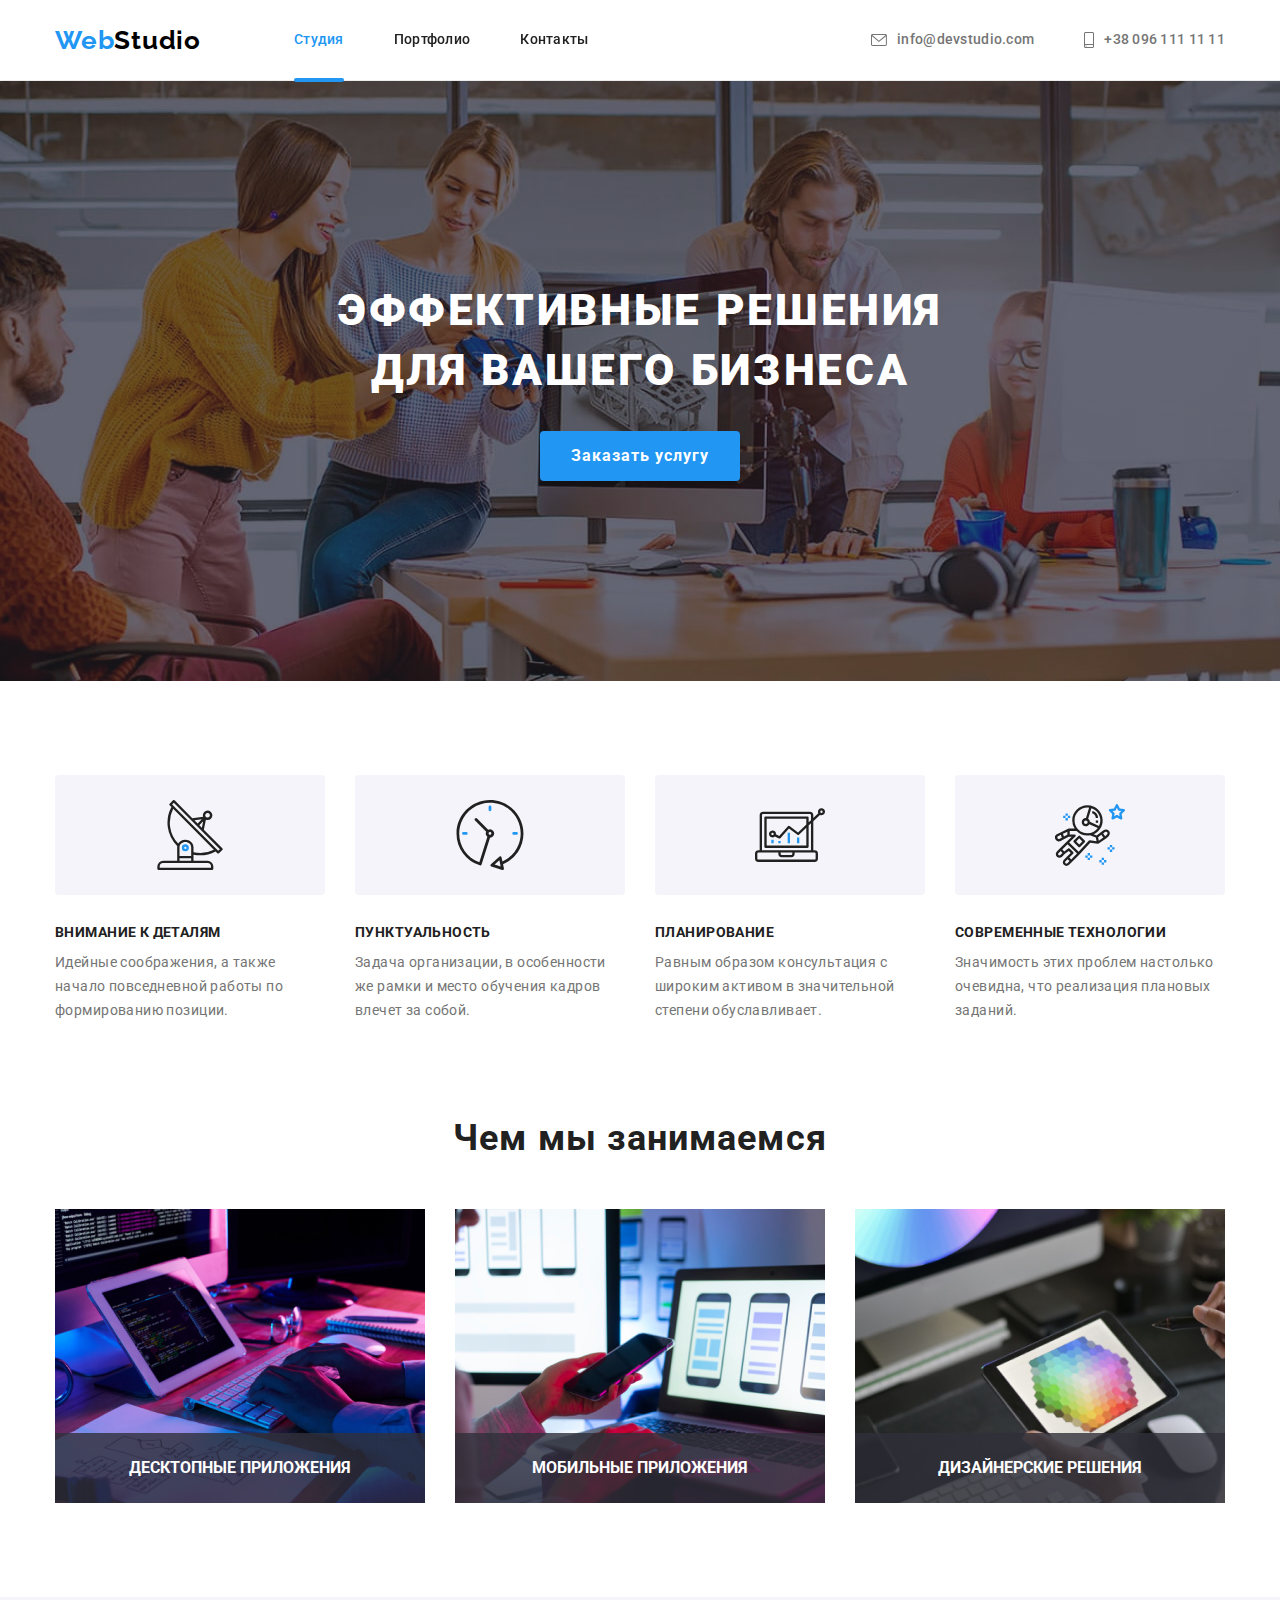
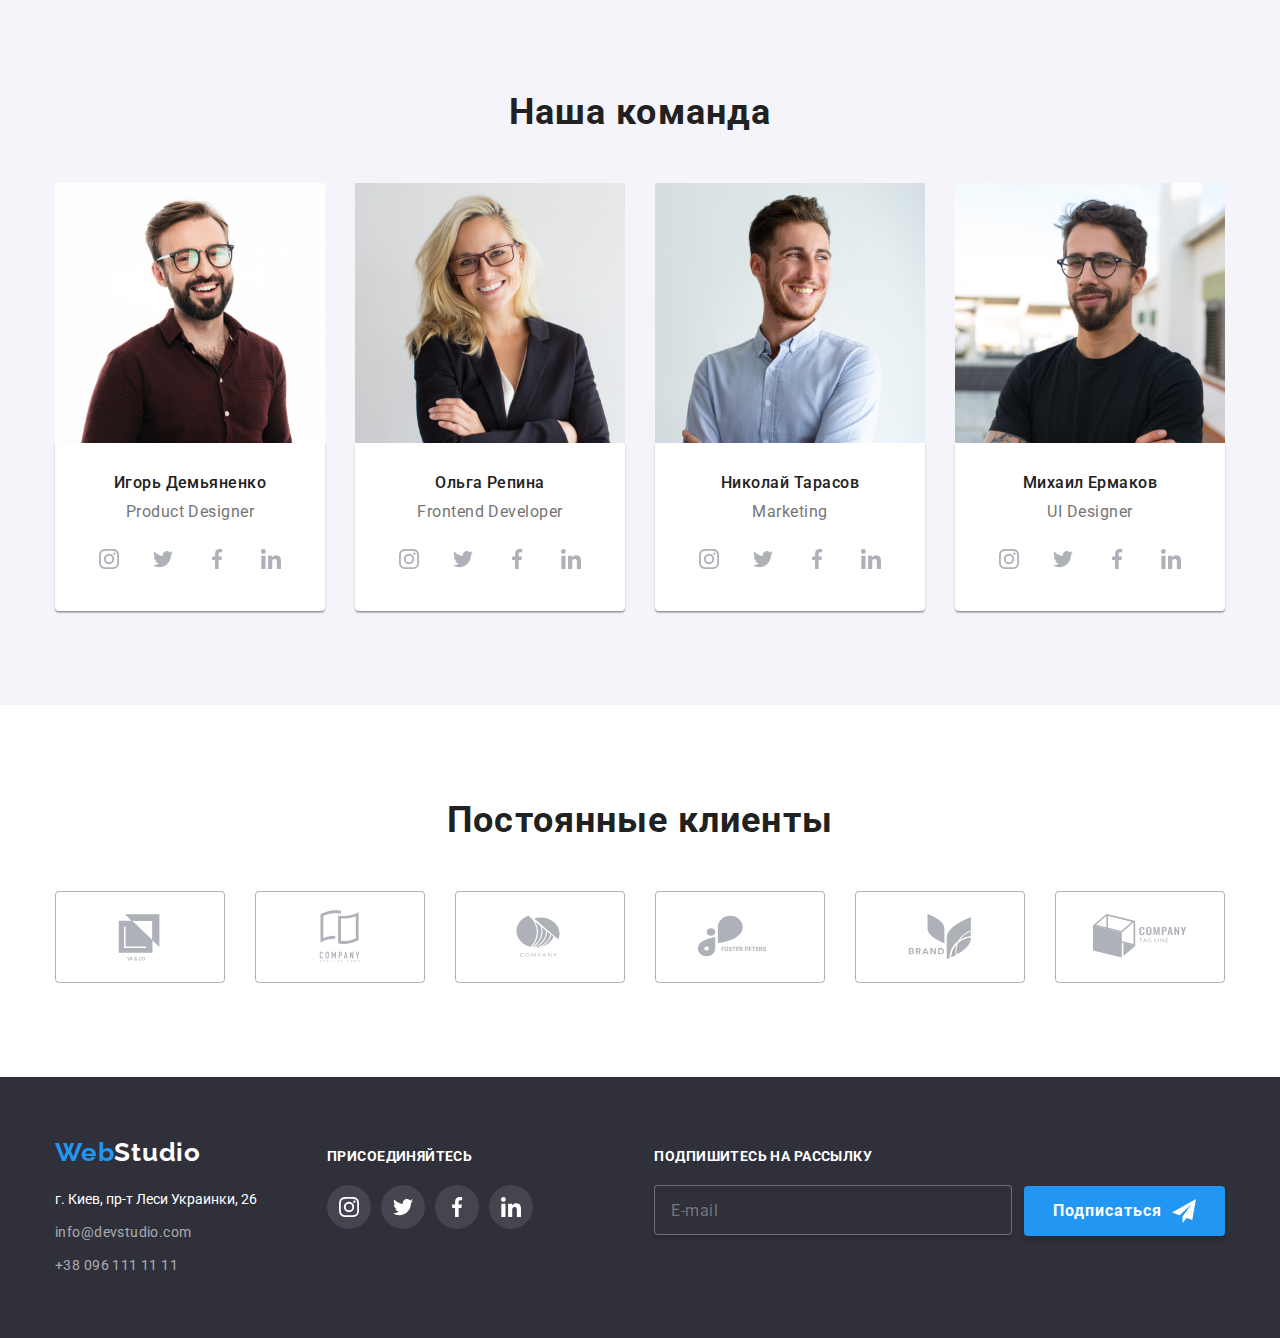
<file: index.html>
<!DOCTYPE html>
<html lang="ru">

<head>
    <meta charset="UTF-8" />
    <meta http-equiv="X-UA-Compatible" content="IE=edge" />
    <meta name="viewport" content="width=device-width, initial-scale=1.0" />

    <title>Студия</title>
    <link
        href="https://fonts.googleapis.com/css2?family=Raleway:wght@700&family=Roboto:wght@400;500;700;900&display=swap"
        rel="stylesheet" />
    <link rel="stylesheet"
        href="https://cdnjs.cloudflare.com/ajax/libs/modern-normalize/1.1.0/modern-normalize.min.css" />
    <link rel="stylesheet" href="./css/main.min.css" />
</head>

<body>
    <header class="page-header">
        <div class="container">
            <nav class="navigation">
                <a class="links logo logo--header" href="./index.html" lang="en"><span
                        class="logo--accent">Web</span>Studio</a>

                <ul class="lists navigation__items">
                    <li class="navigation__item">
                        <a class="links navigation__link navigation__link--current" href="./index.html">Студия</a>
                    </li>
                    <li class="navigation__item">
                        <a class="links navigation__link" href="./portfolio.html">Портфолио</a>
                    </li>
                    <li class="navigation__item">
                        <a class="links navigation__link" href="">Контакты</a>
                    </li>
                </ul>
            </nav>

            <ul class="lists contacts">
                <li class="contacts__item">
                    <a class="links contacts__link" href="mailto:info@devstudio.com">
                        <svg class="envelope">
                            <use href="./images/icons.svg#envelope"></use>
                        </svg>
                        info@devstudio.com</a>
                </li>
                <li class="contacts__item">
                    <a class="links contacts__link" href="tel:+380961111111">
                        <svg class="smartphone">
                            <use href="./images/icons.svg#smartphone"></use>
                        </svg>
                        +38 096 111 11 11</a>
                </li>
            </ul>
        </div>
    </header>
    <main>
        <!-- Hero -->
        <section class="section hero">
            <div class="container">
                <h1 class="hero__title">Эффективные решения для вашего бизнеса</h1>
                <button class="button__hero" type="button" data-modal-open>
                    Заказать услугу
                </button>
            </div>
        </section>

        <!-- Feature -->
        <section class="section">
            <div class="container">
                <h2 class="feature__heading hidden">Особенности</h2>
                <ul class="lists feature__items">
                    <li class="feature__item">
                        <div class="feature__thumb">
                            <svg class="antenna">
                                <use href="./images/icons.svg#antenna"></use>
                            </svg>
                        </div>
                        <h3 class="feature__title">Внимание к деталям</h3>
                        <p class="feature__text">
                            Идейные соображения, а также начало повседневной работы по
                            формированию позиции.
                        </p>
                    </li>

                    <li class="feature__item">
                        <div class="feature__thumb">
                            <svg class="clock">
                                <use href="./images/icons.svg#clock"></use>
                            </svg>
                        </div>
                        <h3 class="feature__title">Пунктуальность</h3>
                        <p class="feature__text">
                            Задача организации, в особенности же рамки и место обучения
                            кадров влечет за собой.
                        </p>
                    </li>

                    <li class="feature__item">
                        <div class="feature__thumb">
                            <svg class="diagram">
                                <use href="./images/icons.svg#diagram"></use>
                            </svg>
                        </div>
                        <h3 class="feature__title">Планирование</h3>
                        <p class="feature__text">
                            Равным образом консультация с широким активом в значительной
                            степени обуславливает.
                        </p>
                    </li>

                    <li class="feature__item">
                        <div class="feature__thumb">
                            <svg class="astronaut">
                                <use href="./images/icons.svg#astronaut"></use>
                            </svg>
                        </div>
                        <h3 class="feature__title">Современные технологии</h3>
                        <p class="feature__text">
                            Значимость этих проблем настолько очевидна, что реализация
                            плановых заданий.
                        </p>
                    </li>
                </ul>
            </div>
        </section>

        <!-- About -->
        <section class="section section--no-padding-top">
            <div class="container">
                <h2 class="about__heading">Чем мы занимаемся</h2>
                <ul class="lists about__items">
                    <li class="about__item">
                        <img class="images" src="./images/img.jpg"
                            alt="Руки на клавиатуре, планшет и часть монитора" width="370" height="294" />
                        <p class="text about__text">Десктопные приложения</p>
                    </li>

                    <li class="about__item">
                        <img class="images" src="./images/img 6.jpg"
                            alt="В левой руке мобильный телефон, правая рука на тачпаде ноутбука. Ноутбук, на экране которого макеты разметки для мобильного телефона"
                            width="370" height="294" />
                        <p class="text about__text">Мобильные приложения</p>
                    </li>

                    <li class="about__item">
                        <img class="images" src="./images/img 1.jpg"
                            alt="Левая рука, в которой планшет, на экране которого цветовая палитра" width="370"
                            height="294" />
                        <p class="text about__text">Дизайнерские решения</p>
                    </li>
                </ul>
            </div>
        </section>

        <!-- Team -->
        <section class="section section--background-color">
            <div class="container">
                <h2 class="team__heading">Наша команда</h2>

                <ul class="lists team__cards">
                    <li class="team__card">
                        <img class="images" src="./images/img 2.jpg" alt="Игорь Демьяненко" width="270"
                            height="260" />
                        <div class="team__card-thumb">
                            <h3 class="team__card-title">Игорь Демьяненко</h3>
                            <p class="team__card-text" lang="en">Product Designer</p>
                            <ul class="lists social">
                                <li class="social__item">
                                    <a class="social__link" href="">
                                        <svg class="icon__social">
                                            <use href="./images/icons.svg#instagram"></use>
                                        </svg>
                                    </a>
                                </li>
                                <li class="social__item">
                                    <a class="social__link" href="">
                                        <svg class="icon__social">
                                            <use href="./images/icons.svg#twitter"></use>
                                        </svg>
                                    </a>
                                </li>
                                <li class="social__item">
                                    <a class="social__link" href="">
                                        <svg class="icon__social">
                                            <use href="./images/icons.svg#facebook"></use>
                                        </svg>
                                    </a>
                                </li>
                                <li class="social__item">
                                    <a class="social__link" href="">
                                        <svg class="icon__social">
                                            <use href="./images/icons.svg#linkedin"></use>
                                        </svg>
                                    </a>
                                </li>
                            </ul>
                        </div>
                    </li>

                    <li class="team__card">
                        <img class="images" src="./images/img 3.jpg" alt="Ольга Репина" width="270" height="260" />
                        <div class="team__card-thumb">
                            <h3 class="team__card-title">Ольга Репина</h3>
                            <p class="team__card-text" lang="en">Frontend Developer</p>
                            <ul class="lists social">
                                <li class="social__item">
                                    <a class="social__link" href="">
                                        <svg class="icon__social">
                                            <use href="./images/icons.svg#instagram"></use>
                                        </svg>
                                    </a>
                                </li>
                                <li class="social__item">
                                    <a class="social__link" href="">
                                        <svg class="icon__social">
                                            <use href="./images/icons.svg#twitter"></use>
                                        </svg>
                                    </a>
                                </li>
                                <li class="social__item">
                                    <a class="social__link" href="">
                                        <svg class="icon__social">
                                            <use href="./images/icons.svg#facebook"></use>
                                        </svg>
                                    </a>
                                </li>
                                <li class="social__item">
                                    <a class="social__link" href="">
                                        <svg class="icon__social">
                                            <use href="./images/icons.svg#linkedin"></use>
                                        </svg>
                                    </a>
                                </li>
                            </ul>
                        </div>
                    </li>

                    <li class="team__card">
                        <img class="images" src="./images/img 4.jpg" alt="Николай Тарасов" width="270"
                            height="260" />
                        <div class="team__card-thumb">
                            <h3 class="team__card-title">Николай Тарасов</h3>
                            <p class="team__card-text" lang="en">Marketing</p>
                            <ul class="lists social">
                                <li class="social__item">
                                    <a class="social__link" href="">
                                        <svg class="icon__social">
                                            <use href="./images/icons.svg#instagram"></use>
                                        </svg>
                                    </a>
                                </li>
                                <li class="social__item">
                                    <a class="social__link" href="">
                                        <svg class="icon__social">
                                            <use href="./images/icons.svg#twitter"></use>
                                        </svg>
                                    </a>
                                </li>
                                <li class="social__item">
                                    <a class="social__link" href="">
                                        <svg class="icon__social">
                                            <use href="./images/icons.svg#facebook"></use>
                                        </svg>
                                    </a>
                                </li>
                                <li class="social__item">
                                    <a class="social__link" href="">
                                        <svg class="icon__social">
                                            <use href="./images/icons.svg#linkedin"></use>
                                        </svg>
                                    </a>
                                </li>
                            </ul>
                        </div>
                    </li>

                    <li class="team__card">
                        <img class="images" src="./images/img 5.jpg" alt="Михаил Ермаков" width="270" height="260" />
                        <div class="team__card-thumb">
                            <h3 class="team__card-title">Михаил Ермаков</h3>
                            <p class="team__card-text" lang="en">UI Designer</p>
                            <ul class="lists social">
                                <li class="social__item">
                                    <a class="social__link" href="">
                                        <svg class="icon__social">
                                            <use href="./images/icons.svg#instagram"></use>
                                        </svg>
                                    </a>
                                </li>
                                <li class="social__item">
                                    <a class="social__link" href="">
                                        <svg class="icon__social">
                                            <use href="./images/icons.svg#twitter"></use>
                                        </svg>
                                    </a>
                                </li>
                                <li class="social__item">
                                    <a class="social__link" href="">
                                        <svg class="icon__social">
                                            <use href="./images/icons.svg#facebook"></use>
                                        </svg>
                                    </a>
                                </li>
                                <li class="social__item">
                                    <a class="social__link" href="">
                                        <svg class="icon__social">
                                            <use href="./images/icons.svg#linkedin"></use>
                                        </svg>
                                    </a>
                                </li>
                            </ul>
                        </div>
                    </li>
                </ul>
            </div>
        </section>
        <!-- Clients -->
        <section class="section">
            <div class="container">
                <h2 class="clients__heading">Постоянные клиенты</h2>

                <ul class="lists clients">
                    <li class="clients__list">
                        <a class="clients__item" href="">
                            <svg class="icon__client">
                                <use href="./images/icons.svg#logo1"></use>
                            </svg>
                        </a>
                    </li>
                    <li class="clients__list">
                        <a class="clients__item" href="">
                            <svg class="icon__client">
                                <use href="./images/icons.svg#logo2"></use>
                            </svg>
                        </a>
                    </li>
                    <li class="clients__list">
                        <a class="clients__item" href="">
                            <svg class="icon__client">
                                <use href="./images/icons.svg#logo3"></use>
                            </svg>
                        </a>
                    </li>
                    <li class="clients__list">
                        <a class="clients__item" href="">
                            <svg class="icon__client">
                                <use href="./images/icons.svg#logo4"></use>
                            </svg>
                        </a>
                    </li>
                    <li class="clients__list">
                        <a class="clients__item" href="">
                            <svg class="icon__client">
                                <use href="./images/icons.svg#logo5"></use>
                            </svg>
                        </a>
                    </li>
                    <li class="clients__list">
                        <a class="clients__item" href="">
                            <svg class="icon__client">
                                <use href="./images/icons.svg#logo6"></use>
                            </svg>
                        </a>
                    </li>
                </ul>
            </div>
        </section>
    </main>

    <footer class="footer">
        <div class="container">
            <div class="footer__thumb">
                <!-- Лого -->
                <a class="links logo logo--footer" href="./index.html" lang="en"><span
                        class="logo--accent">Web</span>Studio</a>

                <!-- адрес -->
                <address>
                    <a class="links footer__address" href="https://goo.gl/maps/VM6gPYjPhEStrqMR6" target="_blank"
                        rel="noopener, nofollow, noreferrer">г. Киев, пр-т Леси Украинки, 26</a>

                    <!-- Почта и телефон -->
                    <ul class="lists">
                        <li class="footer__item">
                            <a class="links footer__link" href="mailto:info@devstudio.com">
                                info@devstudio.com
                            </a>
                        </li>
                        <li class="footer__item">
                            <a class="links footer__link" href="tel:+380961111111">+38 096 111 11 11</a>
                        </li>
                    </ul>
                </address>
            </div>
            <div class="footer__thumb footer__thumb--social">
                <strong class="footer__text">Присоединяйтесь</strong>
                <ul class="lists social">
                    <li class="social__item">
                        <a class="social__link social__link--footer" href="">
                            <svg class="icon__social">
                                <use href="./images/icons.svg#instagram"></use>
                            </svg>
                        </a>
                    </li>
                    <li class="social__item">
                        <a class="social__link social__link--footer" href="">
                            <svg class="icon__social">
                                <use href="./images/icons.svg#twitter"></use>
                            </svg>
                        </a>
                    </li>
                    <li class="social__item">
                        <a class="social__link social__link--footer" href="">
                            <svg class="icon__social">
                                <use href="./images/icons.svg#facebook"></use>
                            </svg>
                        </a>
                    </li>
                    <li class="social__item">
                        <a class="social__link social__link--footer" href="">
                            <svg class="icon__social">
                                <use href="./images/icons.svg#linkedin"></use>
                            </svg>
                        </a>
                    </li>
                </ul>
            </div>
            <form class="js-speaker-form">
                <label><strong class="footer__text">Подпишитесь на рассылку</strong>
                    <input class="js-speaker-form__input" type="email" name="email" placeholder="E-mail" />
                </label>
                <button class="button__send" type="submit">
                    Подписаться
                    <svg class="icon__send icon__send--append">
                        <use href="./images/icons.svg#send"></use>
                    </svg>
                </button>
            </form>
        </div>
    </footer>
    <div class="modal__backdrop modal__backdrop--is-hidden" data-modal>
        <div class="modal">
            <button class="button__modal" data-modal-close>
                <svg class="icon__close">
                    <use href="./images/icons.svg#close"></use>
                </svg>
            </button>
            <form>
                <p class="modal__heading">Оставьте свои данные, мы вам перезвоним</p>
                <label class="modal__label"><span class="modal__text">Имя</span>
                    <input class="modal__input" type="text" name="name" />
                    <svg class="icon__modal icon__modal--position">
                        <use href="./images/icons.svg#person"></use>
                    </svg>
                </label>
                <label class="modal__label"><span class="modal__text">Телефон</span>
                    <input class="modal__input" type="tel" name="phone" />
                    <svg class="icon__modal icon__modal--position">
                        <use href="./images/icons.svg#phone"></use>
                    </svg>
                </label>
                <label class="modal__label"><span class="modal__text">Почта</span>
                    <input class="modal__input" type="email" name="email" />
                    <svg class="icon__modal icon__modal--position">
                        <use href="./images/icons.svg#email"></use>
                    </svg>
                </label>
                <label class="modal__label">
                    <span class="modal__text">Комментарий</span>

                    <textarea class="modal__textarea" name="comment" placeholder="Введите текст"></textarea>
                </label>

                <label class="modal__label">
                    <input class="modal__checkbox hidden" type="checkbox" name="agreement" />
                    <svg class="icon__check icon__check--state">
                        <use href="./images/icons.svg#icon-check"></use>
                    </svg>
                    <span class="modal__agreement">Соглашаюсь с рассылкой и принимаю
                        <a class="modal__link" href="">Условия договора</a></span>
                </label>
                <button class="button__send" type="submit">Отправить</button>
            </form>
        </div>
    </div>
    <script src="./js/header.js"></script>
    <script src="./js/main.js"></script>
    <script src="./js/modal.js"></script>
</body>

</html>
</file>
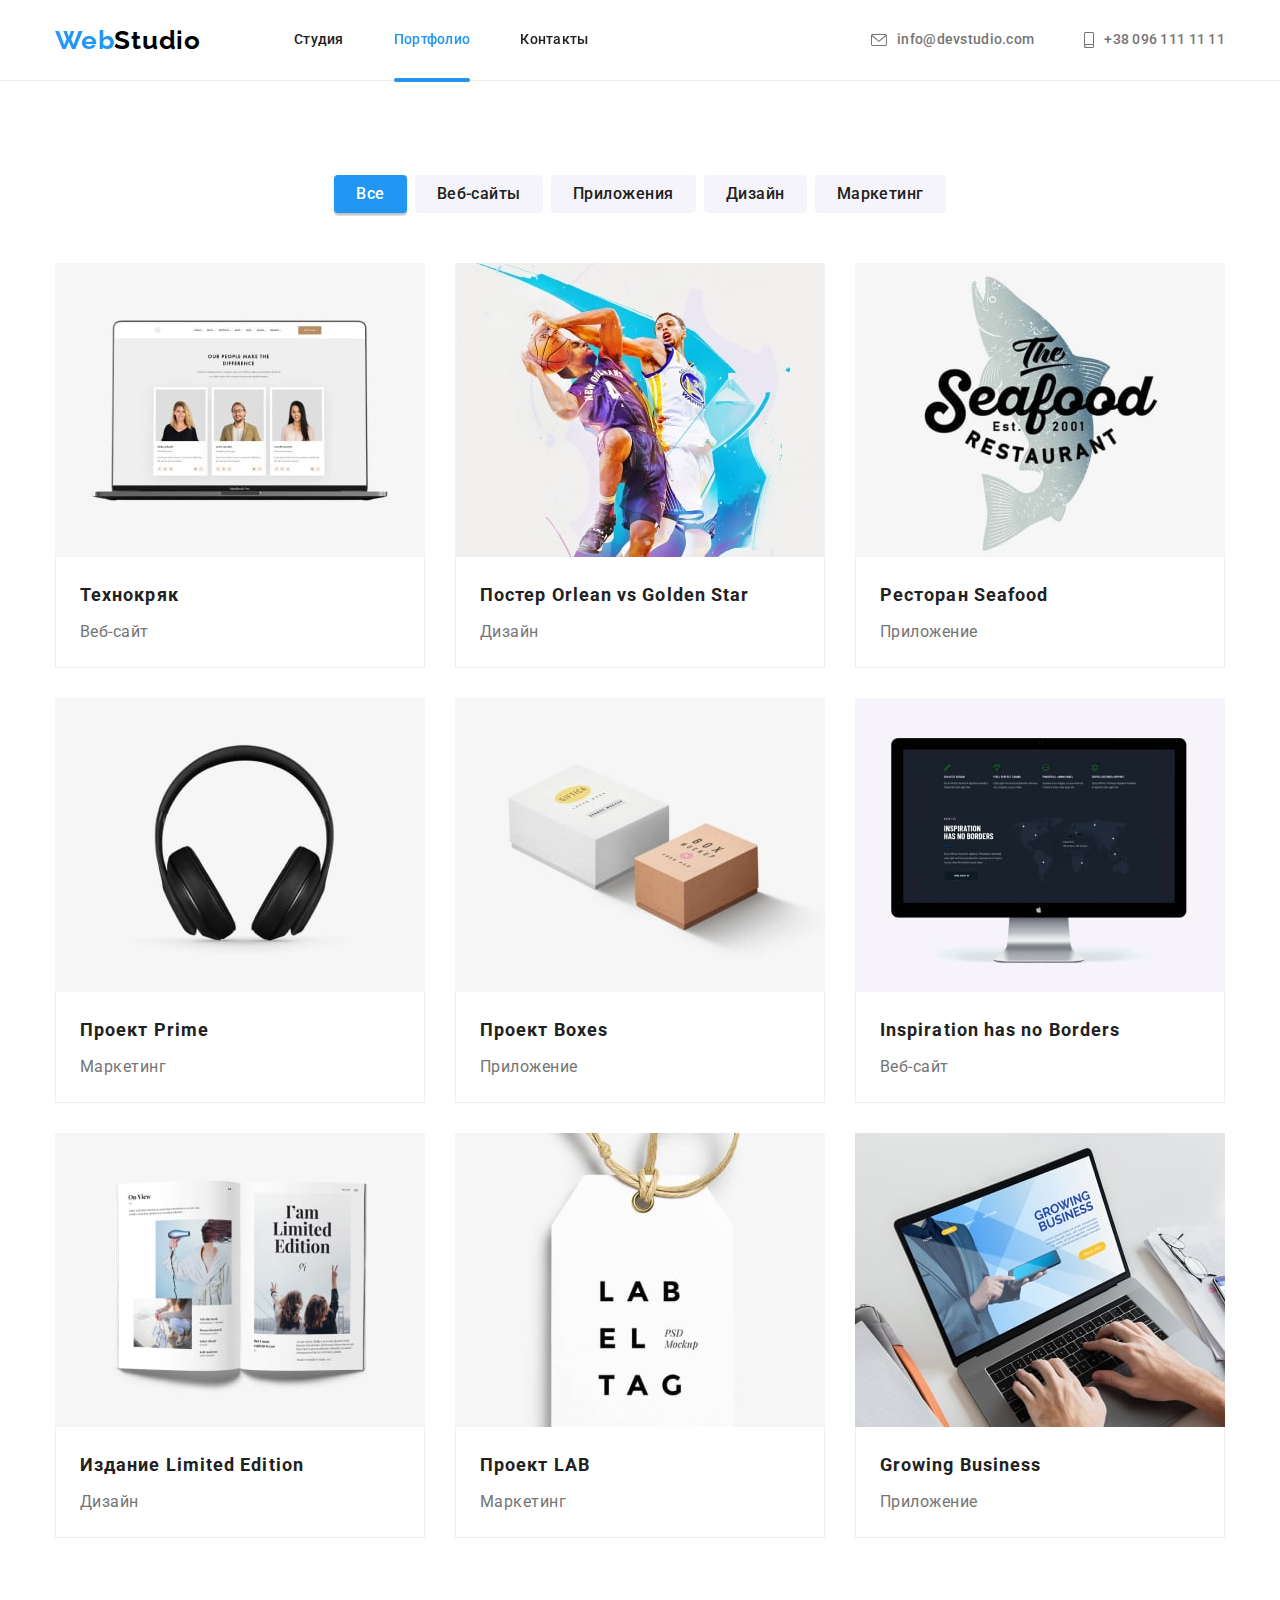
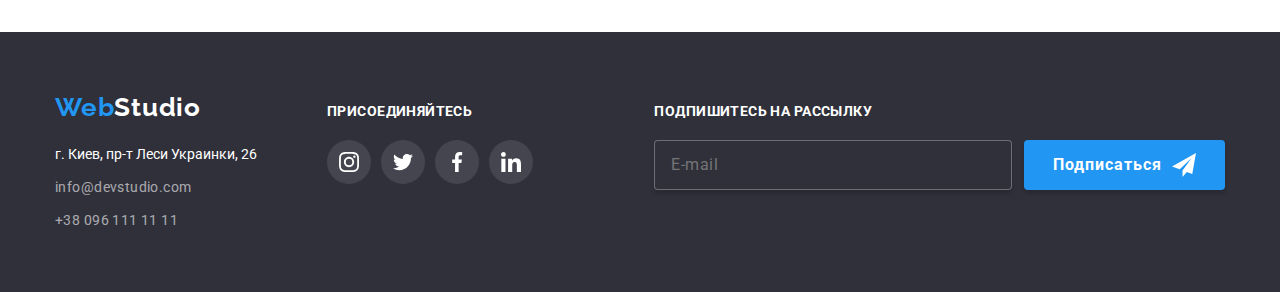
<file: portfolio.html>
<!DOCTYPE html>
<html lang="ru">

<head>
    <meta charset="UTF-8" />
    <meta http-equiv="X-UA-Compatible" content="IE=edge" />
    <meta name="viewport" content="width=device-width, initial-scale=1.0" />

    <title>Портфолио</title>
    <link
        href="https://fonts.googleapis.com/css2?family=Raleway:wght@700&family=Roboto:wght@400;500;700;900&display=swap"
        rel="stylesheet" />
    <link rel="stylesheet"
        href="https://cdnjs.cloudflare.com/ajax/libs/modern-normalize/1.1.0/modern-normalize.min.css" />
    <link rel="stylesheet" href="./css/main.min.css" />
</head>

<body>
    <header class="page-header">
        <div class="container">
            <nav class="navigation">
                <a class="links logo logo--header" href="./index.html" lang="en"><span
                        class="logo--accent">Web</span>Studio</a>

                <ul class="lists navigation__items">
                    <li class="navigation__item">
                        <a class="links navigation__link" href="./index.html">Студия</a>
                    </li>
                    <li class="navigation__item">
                        <a class="links navigation__link navigation__link--current"
                            href="./portfolio.html">Портфолио</a>
                    </li>
                    <li class="navigation__item">
                        <a class="links navigation__link" href="">Контакты</a>
                    </li>
                </ul>
            </nav>

            <ul class="lists contacts">
                <li class="contacts__item">
                    <a class="links contacts__link" href="mailto:info@devstudio.com">
                        <svg class="envelope">
                            <use href="./images/icons.svg#envelope"></use>
                        </svg>
                        info@devstudio.com</a>
                </li>
                <li class="contacts__item">
                    <a class="links contacts__link" href="tel:+380961111111">
                        <svg class="smartphone">
                            <use href="./images/icons.svg#smartphone"></use>
                        </svg>
                        +38 096 111 11 11</a>
                </li>
            </ul>
        </div>
    </header>
    <main>
        <section class="section">
            <div class="container">
                <h1 class="hidden">Наше портфолио</h1>
                <ul class="lists filter">
                    <li class="filter__item">
                        <button class="button__filter button__filter--active" type="button">
                            Все
                        </button>
                    </li>
                    <li class="filter__item">
                        <button class="button__filter" type="button">Веб-сайты</button>
                    </li>
                    <li class="filter__item">
                        <button class="button__filter" type="button">Приложения</button>
                    </li>
                    <li class="filter__item">
                        <button class="button__filter" type="button">Дизайн</button>
                    </li>
                    <li class="filter__item">
                        <button class="button__filter" type="button">Маркетинг</button>
                    </li>
                </ul>

                <ul class="lists portfolio">
                    <li class="portfolio-card">
                        <a class="links" href="">
                            <div class="portfolio-card__aside">
                                <img class="images" src="./images/note-book.jpg"
                                    alt="Ноутбук с изображением карточек людей на экране" width="370" height="294" />
                                <div class="overlay">
                                    <p class="overlay__text">
                                        Технокряк это современная площадка распространения
                                        коронавируса. Компании используют эту платформу для
                                        цифрового шпионажа и атак на защищённые сервера
                                        конкурентов.
                                    </p>
                                </div>
                            </div>
                            <div class="portfolio-card__body">
                                <h2 class="portfolio-card__title">Технокряк</h2>
                                <p class="portfolio-card__text">Веб-сайт</p>
                            </div>
                        </a>
                    </li>
                    <li class="portfolio-card">
                        <a class="links" href="">
                            <div class="portfolio-card__aside">
                                <img class="images" src="./images/basketbolists.jpg"
                                    alt="Баскетболисты в прыжке, один с мячом, второй в защите" width="370"
                                    height="294" />
                                <div class="overlay">
                                    <p class="overlay__text">
                                        Lorem ipsum, dolor sit amet consectetur adipisicing elit.
                                        Accusamus quod nobis obcaecati corrupti voluptates. Quae
                                        veniam totam harum excepturi repellendus. Lorem ipsum
                                        dolor sit amet, consectetur adipisicing elit. Assumenda
                                        rerum ullam nisi magnam natus earum, in exercitationem
                                        delectus quam tempore.
                                    </p>
                                </div>
                            </div>
                            <div class="portfolio-card__body">
                                <h2 class="portfolio-card__title">
                                    Постер <span lang="en">Orlean vs Golden Star</span>
                                </h2>
                                <p class="portfolio-card__text">Дизайн</p>
                            </div>
                        </a>
                    </li>
                    <li class="portfolio-card">
                        <a class="links" href="">
                            <div class="portfolio-card__aside">
                                <img class="images" src="./images/see-food.jpg"
                                    alt="На фоне рыбы надпись The seafood restaurant" width="370" height="294" />
                                <div class="overlay">
                                    <p class="overlay__text">
                                        Lorem ipsum, dolor sit amet consectetur adipisicing elit.
                                        Accusamus quod nobis obcaecati corrupti voluptates. Quae
                                        veniam totam harum excepturi repellendus.
                                    </p>
                                </div>
                            </div>
                            <div class="portfolio-card__body">
                                <h2 class="portfolio-card__title">
                                    Ресторан <span lang="en">Seafood</span>
                                </h2>
                                <p class="portfolio-card__text">Приложение</p>
                            </div>
                        </a>
                    </li>
                    <li class="portfolio-card">
                        <a class="links" href="">
                            <div class="portfolio-card__aside">
                                <img class="images" src="./images/naushniki.jpg" alt="Наушники" width="370"
                                    height="294" />
                                <div class="overlay">
                                    <p class="overlay__text">
                                        Lorem ipsum, dolor sit amet consectetur adipisicing elit.
                                        Accusamus quod nobis obcaecati corrupti voluptates. Quae
                                        veniam totam harum excepturi repellendus.
                                    </p>
                                </div>
                            </div>
                            <div class="portfolio-card__body">
                                <h2 class="portfolio-card__title">
                                    Проект <span lang="en">Prime</span>
                                </h2>
                                <p class="portfolio-card__text">Маркетинг</p>
                            </div>
                        </a>
                    </li>
                    <li class="portfolio-card">
                        <a class="links" href="">
                            <div class="portfolio-card__aside">
                                <img class="images" src="./images/gift-box.jpg"
                                    alt="Коробки белая и картонного цвета с надписями сверху" width="370"
                                    height="294" />
                                <div class="overlay">
                                    <p class="overlay__text">
                                        Lorem ipsum, dolor sit amet consectetur adipisicing elit.
                                        Accusamus quod nobis obcaecati corrupti voluptates. Quae
                                        veniam totam harum excepturi repellendus.
                                    </p>
                                </div>
                            </div>
                            <div class="portfolio-card__body">
                                <h2 class="portfolio-card__title">
                                    Проект <span lang="en">Boxes</span>
                                </h2>
                                <p class="portfolio-card__text">Приложение</p>
                            </div>
                        </a>
                    </li>
                    <li class="portfolio-card">
                        <a class="links" href="">
                            <div class="portfolio-card__aside">
                                <img class="images" src="./images/monitor.jpg" alt="Монитор" width="370"
                                    height="294" />
                                <div class="overlay">
                                    <p class="overlay__text">
                                        Lorem ipsum, dolor sit amet consectetur adipisicing elit.
                                        Accusamus quod nobis obcaecati corrupti voluptates. Quae
                                        veniam totam harum excepturi repellendus.
                                    </p>
                                </div>
                            </div>
                            <div class="portfolio-card__body">
                                <h2 class="portfolio-card__title" lang="en">
                                    Inspiration has no Borders
                                </h2>
                                <p class="portfolio-card__text">Веб-сайт</p>
                            </div>
                        </a>
                    </li>
                    <li class="portfolio-card">
                        <a class="links" href="">
                            <div class="portfolio-card__aside">
                                <img class="images" src="./images/book-limited-ed.jpg" alt="Книга в развернутом виде"
                                    width="370" height="294" />
                                <div class="overlay">
                                    <p class="overlay__text">
                                        Lorem ipsum, dolor sit amet consectetur adipisicing elit.
                                        Accusamus quod nobis obcaecati corrupti voluptates. Quae
                                        veniam totam harum excepturi repellendus.
                                    </p>
                                </div>
                            </div>
                            <div class="portfolio-card__body">
                                <h2 class="portfolio-card__title">
                                    Издание <span lang="en">Limited Edition</span>
                                </h2>
                                <p class="portfolio-card__text">Дизайн</p>
                            </div>
                        </a>
                    </li>
                    <li class="portfolio-card">
                        <a class="links" href="">
                            <div class="portfolio-card__aside">
                                <img class="images" src="./images/label-el-tag.jpg" alt="Бирка с надписью: Lab El Tag"
                                    width="370" height="294" />
                                <div class="overlay">
                                    <p class="overlay__text">
                                        Lorem ipsum, dolor sit amet consectetur adipisicing elit.
                                        Accusamus quod nobis obcaecati corrupti voluptates. Quae
                                        veniam totam harum excepturi repellendus.
                                    </p>
                                </div>
                            </div>
                            <div class="portfolio-card__body">
                                <h2 class="portfolio-card__title">
                                    Проект <span lang="en">LAB</span>
                                </h2>
                                <p class="portfolio-card__text">Маркетинг</p>
                            </div>
                        </a>
                    </li>
                    <li class="portfolio-card">
                        <a class="links" href="">
                            <div class="portfolio-card__aside">
                                <img class="images" src="./images/hands-on-notebook.jpg"
                                    alt="Руки на открытом ноутбуке. Картинка на экране ноутбука с надписью: Growing Business"
                                    width="370" height="294" />
                                <div class="overlay">
                                    <p class="overlay__text">
                                        Lorem ipsum, dolor sit amet consectetur adipisicing elit.
                                        Accusamus quod nobis obcaecati corrupti voluptates. Quae
                                        veniam totam harum excepturi repellendus.
                                    </p>
                                </div>
                            </div>
                            <div class="portfolio-card__body">
                                <h2 class="portfolio-card__title" lang="en">
                                    Growing Business
                                </h2>
                                <p class="portfolio-card__text">Приложение</p>
                            </div>
                        </a>
                    </li>
                </ul>
            </div>
        </section>
    </main>

    <footer class="footer">
        <div class="container">
            <div class="footer__thumb">
                <!-- Лого -->
                <a class="links logo logo--footer" href="./index.html" lang="en"><span
                        class="logo--accent">Web</span>Studio</a>

                <!-- адрес -->
                <address>
                    <a class="links footer__address" href="https://goo.gl/maps/VM6gPYjPhEStrqMR6" target="_blank"
                        rel="noopener, nofollow, noreferrer">г. Киев, пр-т Леси Украинки, 26</a>

                    <!-- Почта и телефон -->
                    <ul class="lists">
                        <li class="footer__item">
                            <a class="links footer__link" href="mailto:info@devstudio.com">
                                info@devstudio.com
                            </a>
                        </li>
                        <li class="footer__item">
                            <a class="links footer__link" href="tel:+380961111111">+38 096 111 11 11</a>
                        </li>
                    </ul>
                </address>
            </div>
            <div class="footer__thumb footer__thumb--social">
                <strong class="footer__text">Присоединяйтесь</strong>
                <ul class="lists social">
                    <li class="social__item">
                        <a class="social__link social__link--footer" href="">
                            <svg class="icon__social">
                                <use href="./images/icons.svg#instagram"></use>
                            </svg>
                        </a>
                    </li>
                    <li class="social__item">
                        <a class="social__link social__link--footer" href="">
                            <svg class="icon__social">
                                <use href="./images/icons.svg#twitter"></use>
                            </svg>
                        </a>
                    </li>
                    <li class="social__item">
                        <a class="social__link social__link--footer" href="">
                            <svg class="icon__social">
                                <use href="./images/icons.svg#facebook"></use>
                            </svg>
                        </a>
                    </li>
                    <li class="social__item">
                        <a class="social__link social__link--footer" href="">
                            <svg class="icon__social">
                                <use href="./images/icons.svg#linkedin"></use>
                            </svg>
                        </a>
                    </li>
                </ul>
            </div>
            <form class="js-speaker-form">
                <label><strong class="footer__text">Подпишитесь на рассылку</strong>
                    <input class="js-speaker-form__input" type="email" name="email" placeholder="E-mail" />
                </label>
                <button class="button__send" type="submit">
                    Подписаться
                    <svg class="icon__send icon__send--append">
                        <use href="./images/icons.svg#send"></use>
                    </svg>
                </button>
            </form>
        </div>
    </footer>
    <script src="./js/header.js"></script>
    <script src="./js/main.js"></script>
</body>

</html>
</file>
<file: css/main.min.css>
body{font-family:Roboto,sans-serif;color:#757575;background-color:#fff}

.links{text-decoration:none}

.navigation__link,.contacts__link{font-weight:500;
    font-size:14px;
    line-height:1.14;
    letter-spacing:0.02em}

.lists{margin:0;
    padding:0;
    list-style:none}

.hidden{position:absolute;
    width:1px;
    height:1px;
    margin:-1px;
    border:0;
    padding:0;
    clip:rect(0 0 0 0);
    overflow:hidden}

.container{width:1200px;
 padding:0 15px;
 margin:0 auto}

 .page-header .container{
    display:-webkit-box;
    display:-ms-flexbox;
    display:flex}
.hero .container{
    width:696px;
    padding:0}
    .footer .container{
    display:-webkit-box;
    display:-ms-flexbox;
    display:flex;
    -webkit-box-align:baseline;
    -ms-flex-align:baseline;
    align-items:baseline}
.section{
    padding-top:94px;
    padding-bottom:94px;
    text-align:center}
.section--no-padding-top{padding-top:0}
.section--background-color{background-color:#f5f4fa}
.envelope,.smartphone{margin-right:10px;fill:currentColor}
.envelope{width:16px;height:12px;fill:currentColor}
.smartphone{width:10px;
    height:16px;
    fill:currentColor}
.antenna,
.clock,
.diagram,
.astronaut{width:70px;
    height:70px;
    fill:currentColor;
    --current-icon-color: #212121;
    --accent-icon-color: #2196f3}
    .icon__social{width:20px;height:20px;fill:currentColor}.icon__client{width:106px;height:60px;fill:currentColor}.icon__send{width:24px;height:24px;fill:currentColor}.icon__send--append{margin-left:10px}.icon__close{width:18px;height:18px;fill:currentColor}.icon__modal{width:18px;height:18px;fill:currentColor}.icon__modal--position{position:absolute;top:0;left:0;-webkit-transform:translate(12px, 28px);transform:translate(12px, 28px);-webkit-transition:fill 250ms cubic-bezier(0.4, 0, 0.2, 1);transition:fill 250ms cubic-bezier(0.4, 0, 0.2, 1)}.modal__input:focus-visible+.icon__modal,.modal__input:focus+.icon__modal,.modal__textarea:focus-visible+.icon__modal,.modal__textarea:focus+.icon__modal{fill:#2196f3}.icon__check{width:16px;height:15px;fill:currentColor}.icon__check--state{margin-right:7px;border:2px solid #212121;border-radius:4px;background-color:#fff;-webkit-transition-property:background-color, border;transition-property:background-color, border;-webkit-transition-duration:250ms;transition-duration:250ms;-webkit-transition-timing-function:cubic-bezier(0.4, 0, 0.2, 1);transition-timing-function:cubic-bezier(0.4, 0, 0.2, 1)}.modal__checkbox:checked+.icon__check--state{border:2px solid transparent;background-color:#2196f3}.modal__label:last-of-type:hover>.icon__check--state,.modal__label:last-of-type:focus-within>.icon__check--state{border:2px solid #2196f3}.button__hero,.button__send,.button__filter{cursor:pointer;min-height:38px;padding:6px 22px;font-family:inherit;font-style:inherit;font-weight:500;font-size:16px;line-height:1.62;letter-spacing:0.03em;color:#212121;background-color:#f5f4fa;-webkit-box-shadow:none;box-shadow:none;border:0;border-radius:4px;-webkit-transition-property:color, background-color, -webkit-box-shadow;transition-property:color, background-color, -webkit-box-shadow;transition-property:color, background-color, box-shadow;transition-property:color, background-color, box-shadow, -webkit-box-shadow;-webkit-transition-duration:250ms;transition-duration:250ms;-webkit-transition-timing-function:cubic-bezier(0.4, 0, 0.2, 1);transition-timing-function:cubic-bezier(0.4, 0, 0.2, 1)}.button__hero{width:200px;height:50px;color:#fff;background-color:#2196f3;font-weight:700;line-height:1.87;letter-spacing:0.06em;-webkit-box-shadow:0px 4px 4px rgba(0,0,0,0.15);box-shadow:0px 4px 4px rgba(0,0,0,0.15);-webkit-transition-property:background-color;transition-property:background-color}.button__hero:hover,.button__hero:focus{background-color:#188ce8}.button__send{display:-webkit-inline-box;display:-ms-inline-flexbox;display:inline-flex;-webkit-box-align:center;-ms-flex-align:center;align-items:center;-webkit-box-pack:center;-ms-flex-pack:center;justify-content:center;min-width:200px;min-height:50px;padding:10px 29px;color:#fff;font-weight:700;line-height:1.87;letter-spacing:0.06em;background:#2196f3;-webkit-box-shadow:0px 4px 4px rgba(0,0,0,0.15);box-shadow:0px 4px 4px rgba(0,0,0,0.15);border-radius:4px;-webkit-transition-property:background-color;transition-property:background-color}.button__send:hover,.button__send:focus{background-color:#188ce8}.button__filter:hover,.button__filter:focus,.button__filter--active{color:#fff;background-color:#2196f3;-webkit-box-shadow:0px 3px 1px rgba(0,0,0,0.1),0px 1px 2px rgba(0,0,0,0.08),0px 2px 2px rgba(0,0,0,0.12);box-shadow:0px 3px 1px rgba(0,0,0,0.1),0px 1px 2px rgba(0,0,0,0.08),0px 2px 2px rgba(0,0,0,0.12)}.button__modal{display:-webkit-box;display:-ms-flexbox;display:flex;-webkit-box-pack:center;-ms-flex-pack:center;justify-content:center;-webkit-box-align:center;-ms-flex-align:center;align-items:center;position:absolute;top:8px;right:8px;min-height:30px;min-width:30px;padding:0;border-radius:50%;border:1px solid rgba(0,0,0,0.1);cursor:pointer;background-color:#fff;color:#000;-webkit-transition:color 250ms cubic-bezier(0.4, 0, 0.2, 1);transition:color 250ms cubic-bezier(0.4, 0, 0.2, 1)}.button__modal:focus,.button__modal:hover{color:#2196f3}.images{display:block;max-width:100%;height:auto}.feature__heading,.about__heading,.team__heading,.clients__heading{margin:0 0 50px 0;color:#212121;font-weight:700;font-size:36px;line-height:1.17;letter-spacing:0.03em}.page-header{position:fixed;top:0;left:0;width:100%;min-height:80px;background-color:#fff;border-bottom:1px solid #ececec;z-index:2}.navigation{display:-webkit-box;display:-ms-flexbox;display:flex;-webkit-box-align:center;-ms-flex-align:center;align-items:center;margin-right:auto}.navigation__items{display:-webkit-box;display:-ms-flexbox;display:flex;-webkit-box-align:center;-ms-flex-align:center;align-items:center}.navigation__item:not(:last-child){margin-right:50px}.navigation__link{display:block;position:relative;padding-top:32px;padding-bottom:32px;color:#212121;-webkit-transition:color 250ms cubic-bezier(0.4, 0, 0.2, 1);transition:color 250ms cubic-bezier(0.4, 0, 0.2, 1)}.navigation__link--current{color:#2196f3}.navigation__link--current::after{content:"";position:absolute;left:0;bottom:-2px;display:block;width:100%;height:4px;background-color:#2196f3;border-radius:2px}.navigation__link:hover,.navigation__link:focus{color:#2196f3}.logo{display:block;font-family:Raleway,sans-serif;font-weight:700;font-size:26px;line-height:1.19;letter-spacing:0.03em;-webkit-transition:color 250ms cubic-bezier(0.4, 0, 0.2, 1);transition:color 250ms cubic-bezier(0.4, 0, 0.2, 1)}.logo--header{margin-right:93px;padding-top:24px;padding-bottom:24px;color:#000}.logo--footer{color:#fff;margin-bottom:20px}.logo:hover.logo--header,.logo:focus.logo--header,.logo:hover.logo--footer,.logo:focus.logo--footer{color:#2196f3}.logo--accent{color:#2196f3}.contacts{display:-webkit-box;display:-ms-flexbox;display:flex;-webkit-box-align:center;-ms-flex-align:center;align-items:center}.contacts__item:not(:last-child){margin-right:50px}.contacts__link{display:-webkit-box;display:-ms-flexbox;display:flex;-webkit-box-align:center;-ms-flex-align:center;align-items:center;padding-top:32px;padding-bottom:32px;color:#757575;-webkit-transition:color 250ms cubic-bezier(0.4, 0, 0.2, 1);transition:color 250ms cubic-bezier(0.4, 0, 0.2, 1)}.contacts__link:hover,.contacts__link:focus{color:#2196f3}.hero{display:-webkit-box;display:-ms-flexbox;display:flex;-webkit-box-align:center;-ms-flex-align:center;align-items:center;max-width:1600px;min-height:600px;margin-right:auto;margin-left:auto;background-color:#2f303a;background-image:-webkit-gradient(linear, left top, right top, from(rgba(47,48,58,0.4)), to(rgba(47,48,58,0.4))),url("../images/hero-img-sq.jpg");background-image:linear-gradient(to right, rgba(47,48,58,0.4), rgba(47,48,58,0.4)),url("../images/hero-img-sq.jpg");background-repeat:no-repeat;background-position:center;background-size:cover}.hero__title{margin:0 auto 30px;padding:0;color:#fff;font-weight:900;font-size:44px;line-height:1.36;letter-spacing:0.06em;text-transform:uppercase}.feature__items{display:-webkit-box;display:-ms-flexbox;display:flex;-webkit-box-align:center;-ms-flex-align:center;align-items:center;text-align:left}.feature__item{width:270px}.feature__item:not(:last-child){margin-right:30px}.feature__thumb{display:-webkit-box;display:-ms-flexbox;display:flex;-webkit-box-align:center;-ms-flex-align:center;align-items:center;-webkit-box-pack:center;-ms-flex-pack:center;justify-content:center;width:100%;min-height:120px;margin-bottom:30px;border-radius:4px;background-color:#f5f4fa}.feature__title{margin:0 0 10px 0;color:#212121;font-size:14px;line-height:1.14;letter-spacing:0.03em;text-transform:uppercase}.feature__text{margin:0;padding:0;font-size:14px;line-height:1.71;letter-spacing:0.03em;color:#757575}.about__items{display:-webkit-box;display:-ms-flexbox;display:flex;-webkit-box-align:center;-ms-flex-align:center;align-items:center}.about__item{position:relative}.about__item:not(:last-child){margin-right:30px}.about__text{position:absolute;left:0;bottom:0;display:-webkit-box;display:-ms-flexbox;display:flex;-webkit-box-pack:center;-ms-flex-pack:center;justify-content:center;-webkit-box-align:center;-ms-flex-align:center;align-items:center;width:100%;height:70px;margin:0;background-color:rgba(47,48,58,0.8);color:#fff;font-weight:700;line-height:1.14;text-transform:uppercase}.team__cards{display:-webkit-box;display:-ms-flexbox;display:flex;-webkit-box-align:center;-ms-flex-align:center;align-items:center}.team__card{display:block;background-color:#fff}.team__card:not(:last-child){margin-right:30px}.team__card-thumb{padding-top:30px;padding-bottom:30px;-webkit-box-shadow:0px 1px 3px rgba(0,0,0,0.12),0px 1px 1px rgba(0,0,0,0.14),0px 2px 1px rgba(0,0,0,0.2);box-shadow:0px 1px 3px rgba(0,0,0,0.12),0px 1px 1px rgba(0,0,0,0.14),0px 2px 1px rgba(0,0,0,0.2);border-radius:0px 0px 4px 4px}.team__card-title{margin:0 0 10px 0;color:#212121;font-weight:500;font-size:16px;line-height:1.19;letter-spacing:0.03em}.team__card-text{margin:0 0 16px 0;padding:0;line-height:1.19;letter-spacing:0.03em}.social{display:-webkit-box;display:-ms-flexbox;display:flex;-webkit-box-pack:center;-ms-flex-pack:center;justify-content:center}.social__item:not(:last-child){margin-right:10px}.social__link{display:-webkit-box;display:-ms-flexbox;display:flex;-webkit-box-pack:center;-ms-flex-pack:center;justify-content:center;-webkit-box-align:center;-ms-flex-align:center;align-items:center;width:44px;height:44px;border-radius:50%;color:#afb1b8;-webkit-transition:color 250ms cubic-bezier(0.4, 0, 0.2, 1),background-color 250ms cubic-bezier(0.4, 0, 0.2, 1);transition:color 250ms cubic-bezier(0.4, 0, 0.2, 1),background-color 250ms cubic-bezier(0.4, 0, 0.2, 1)}.social__link--footer{color:#fff;background-color:rgba(255,255,255,0.1);-webkit-transition:background-color 250ms cubic-bezier(0.4, 0, 0.2, 1);transition:background-color 250ms cubic-bezier(0.4, 0, 0.2, 1)}.social__link:hover,.social__link:focus{color:#fff;background-color:#2196f3}.clients{display:-webkit-box;display:-ms-flexbox;display:flex}.clients__list:not(:last-child){margin-right:30px}.clients__item{display:-webkit-box;display:-ms-flexbox;display:flex;-webkit-box-pack:center;-ms-flex-pack:center;justify-content:center;-webkit-box-align:center;-ms-flex-align:center;align-items:center;width:170px;height:92px;border:1px solid #afb1b8;border-radius:4px;color:#afb1b8;-webkit-transition:color 250ms cubic-bezier(0.4, 0, 0.2, 1),border 250ms cubic-bezier(0.4, 0, 0.2, 1);transition:color 250ms cubic-bezier(0.4, 0, 0.2, 1),border 250ms cubic-bezier(0.4, 0, 0.2, 1)}.clients__item:hover,.clients__item:focus{border:1px solid #2196f3;color:#2196f3}.footer{padding:60px 0;background-color:#2f303a}.footer__address{display:block;padding:0;margin-bottom:9px;color:#fff;font-style:normal;font-size:14px;line-height:1.71}.footer__link{font-style:normal;font-size:14px;line-height:1.71;letter-spacing:0.03em;color:rgba(255,255,255,0.6);-webkit-transition:color 250ms cubic-bezier(0.4, 0, 0.2, 1);transition:color 250ms cubic-bezier(0.4, 0, 0.2, 1)}.footer__link:hover,.footer__link:focus{color:#2196f3}.footer__thumb{margin-right:70px}.footer__thumb--social{margin-right:auto}.footer__item:not(:last-child){margin-bottom:9px}.footer__text{display:block;margin-bottom:20px;font-weight:700;font-size:14px;line-height:1.14;letter-spacing:0.03em;text-transform:uppercase;color:#fff}.js-speaker-form__input{width:358px;height:50px;margin-right:8px;padding-left:16px;line-height:20px;letter-spacing:0.03em;color:rgba(255,255,255,0.6);background-color:#2f303a;border:1px solid rgba(255,255,255,0.3);-webkit-box-shadow:0px 4px 4px rgba(0,0,0,0.15);box-shadow:0px 4px 4px rgba(0,0,0,0.15);border-radius:4px}.modal__backdrop{position:fixed;top:0;left:0;z-index:3;height:100%;width:100%;background-color:rgba(0,0,0,0.2);visibility:visible;-webkit-transition:visibility 250ms cubic-bezier(0.4, 0, 0.2, 1);transition:visibility 250ms cubic-bezier(0.4, 0, 0.2, 1)}.modal__backdrop--is-hidden{visibility:hidden;pointer-events:none}.modal{position:absolute;top:50%;left:50%;text-align:center;-webkit-transform:translate(-50%, -50%) scale(1);transform:translate(-50%, -50%) scale(1);min-width:528px;min-height:581px;padding:40px;background:#fff;-webkit-box-shadow:0px 1px 3px rgba(0,0,0,0.12),0px 1px 1px rgba(0,0,0,0.14),0px 2px 1px rgba(0,0,0,0.2);box-shadow:0px 1px 3px rgba(0,0,0,0.12),0px 1px 1px rgba(0,0,0,0.14),0px 2px 1px rgba(0,0,0,0.2);border-radius:4px;opacity:1;-webkit-transition-property:opacity, -webkit-transform;transition-property:opacity, -webkit-transform;transition-property:opacity, transform;transition-property:opacity, transform, -webkit-transform;-webkit-transition-duration:250ms;transition-duration:250ms;-webkit-transition-timing-function:cubic-bezier(0.4, 0, 0.2, 1);transition-timing-function:cubic-bezier(0.4, 0, 0.2, 1)}.modal__backdrop--is-hidden>.modal{opacity:0;-webkit-transform:translate(-50%, -50%) scale(0.5);transform:translate(-50%, -50%) scale(0.5)}.modal__heading{margin-bottom:12px;font-weight:700;font-size:20px;line-height:1.15;text-align:center;letter-spacing:0.03em;color:#212121}.modal__label{position:relative;display:block;text-align:left;margin-bottom:10px;color:#212121}.modal__label:nth-last-of-type(2){margin-bottom:20px}.modal__label:last-of-type{display:-webkit-box;display:-ms-flexbox;display:flex;-webkit-box-align:center;-ms-flex-align:center;align-items:center;-webkit-box-pack:center;-ms-flex-pack:center;justify-content:center;margin-bottom:30px;text-align:center;cursor:pointer}.modal__text{display:block;margin-bottom:4px;font-size:12px;line-height:1.17;letter-spacing:0.01em;color:#757575}.modal__input{display:block;width:100%;height:40px;padding-left:42px;border:1px solid rgba(33,33,33,0.2);border-radius:4px;-webkit-transition:border 250ms cubic-bezier(0.4, 0, 0.2, 1);transition:border 250ms cubic-bezier(0.4, 0, 0.2, 1)}.modal__inputt:focus-visible,.modal__input:focus{border:1px solid #2196f3;outline:-webkit-focus-ring-color auto 0px}.modal__textarea{display:block;width:100%;height:120px;resize:none;margin:0;padding:12px 16px;font-size:12px;line-height:1.17;letter-spacing:0.01em;color:rgba(117,117,117,0.5);border:1px solid rgba(33,33,33,0.2);border-radius:4px;-webkit-transition:border 250ms cubic-bezier(0.4, 0, 0.2, 1);transition:border 250ms cubic-bezier(0.4, 0, 0.2, 1)}.modal__textarea:focus-visible,.modal__textarea:focus{border:1px solid #2196f3;outline:-webkit-focus-ring-color auto 0px}.modal__agreement{font-size:14px;line-height:1.71;letter-spacing:0.03em;color:#757575}.modal__link{color:#2196f3}.filter{display:-webkit-box;display:-ms-flexbox;display:flex;-webkit-box-align:center;-ms-flex-align:center;align-items:center;-webkit-box-pack:center;-ms-flex-pack:center;justify-content:center;margin-bottom:50px}.filter__item:not(:last-child){margin-right:8px}.portfolio{display:-webkit-box;display:-ms-flexbox;display:flex;-webkit-box-align:center;-ms-flex-align:center;align-items:center;-ms-flex-wrap:wrap;flex-wrap:wrap}.portfolio-card{width:370px;background-color:#fff;-webkit-box-shadow:none;box-shadow:none;-webkit-transition:-webkit-box-shadow 250ms cubic-bezier(0.4, 0, 0.2, 1);transition:-webkit-box-shadow 250ms cubic-bezier(0.4, 0, 0.2, 1);transition:box-shadow 250ms cubic-bezier(0.4, 0, 0.2, 1);transition:box-shadow 250ms cubic-bezier(0.4, 0, 0.2, 1), -webkit-box-shadow 250ms cubic-bezier(0.4, 0, 0.2, 1)}.portfolio-card:not(:nth-child(3n)){margin-right:30px}.portfolio-card:not(:nth-last-child(-n+3)){margin-bottom:30px}.portfolio-card:hover,.portfolio-card:focus,.portfolio-card:focus-within{-webkit-box-shadow:0px 1px 1px rgba(0,0,0,0.12),0px 4px 4px rgba(0,0,0,0.06),1px 4px 6px rgba(0,0,0,0.16);box-shadow:0px 1px 1px rgba(0,0,0,0.12),0px 4px 4px rgba(0,0,0,0.06),1px 4px 6px rgba(0,0,0,0.16);border-radius:0px 0px 4px 4px}.portfolio-card__aside{position:relative;height:294px;overflow:hidden}.portfolio-card__body{border-top:0;padding:20px 24px;border:1px solid #eee;border-top:none}.portfolio-card__title{margin:0 0 4px 0;color:#212121;text-align:left;font-weight:700;font-size:18px;line-height:2;letter-spacing:0.06em}.portfolio-card__text{margin:0;color:#757575;line-height:1.87;letter-spacing:0.03em;text-align:left}.overlay{position:absolute;bottom:0;display:flexbox;-webkit-box-align:center;-ms-flex-align:center;align-items:center;width:100%;height:294px;background-color:rgba(33,150,243,0.9);-webkit-transform:translateY(101%);transform:translateY(101%);opacity:0;-webkit-transition-property:opacity, -webkit-transform;transition-property:opacity, -webkit-transform;transition-property:opacity, transform;transition-property:opacity, transform, -webkit-transform;-webkit-transition-duration:250ms;transition-duration:250ms;-webkit-transition-timing-function:cubic-bezier(0.4, 0, 0.2, 1);transition-timing-function:cubic-bezier(0.4, 0, 0.2, 1);overflow-y:auto}.portfolio-card:hover .overlay,.portfolio-card:focus .overlay,.portfolio-card:focus-within .overlay{-webkit-transform:translateY(0);transform:translateY(0);opacity:1}.overlay::-webkit-scrollbar{width:10px}.overlay::-webkit-scrollbar-track{-webkit-box-shadow:inset 0 0 5px #757575;box-shadow:inset 0 0 5px #757575;border-radius:10px}.overlay::-webkit-scrollbar-thumb{background:#188ce8;border-radius:10px}.overlay::-webkit-scrollbar-thumb:hover{background:#757575}.overlay__text{margin:0;padding:63px 24px;color:#fff;font-size:18px;line-height:1.56;letter-spacing:0.03em;text-align:left}
/*# sourceMappingURL=main.min.css.map */
</file>
